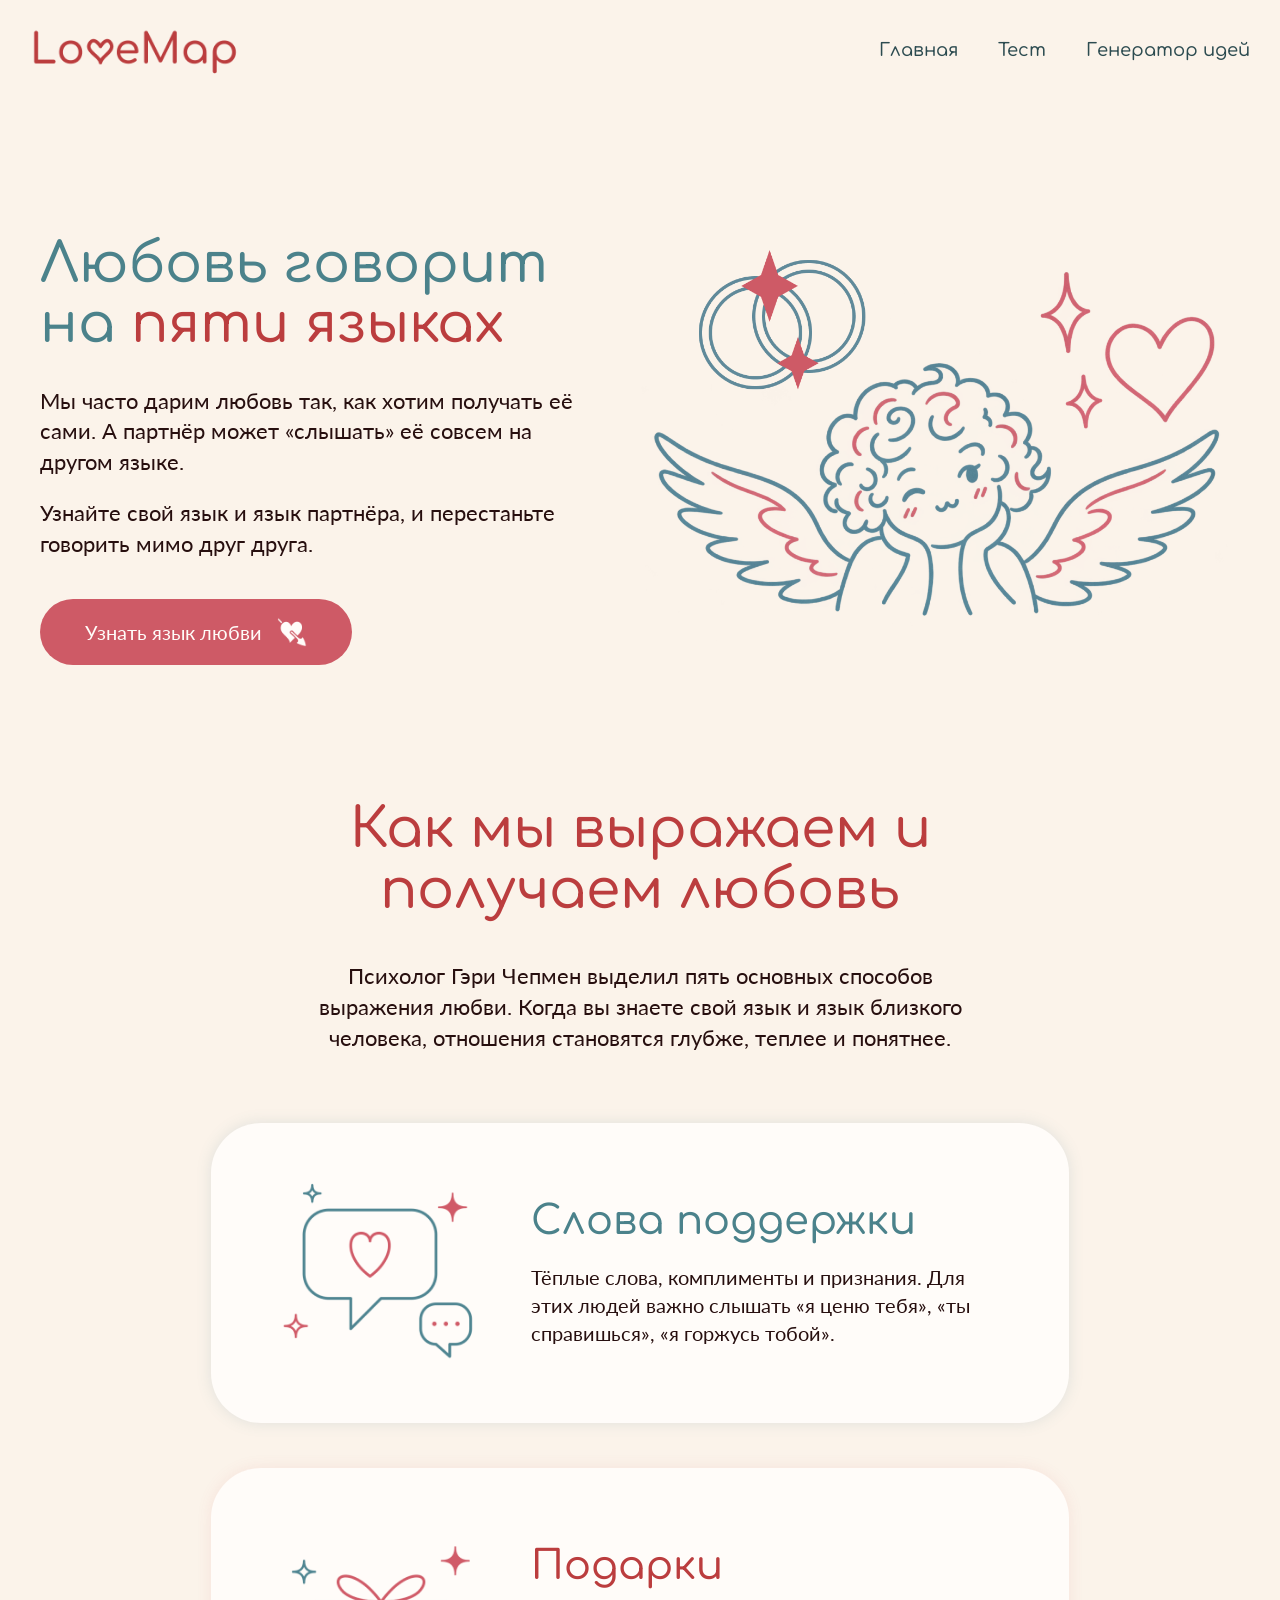
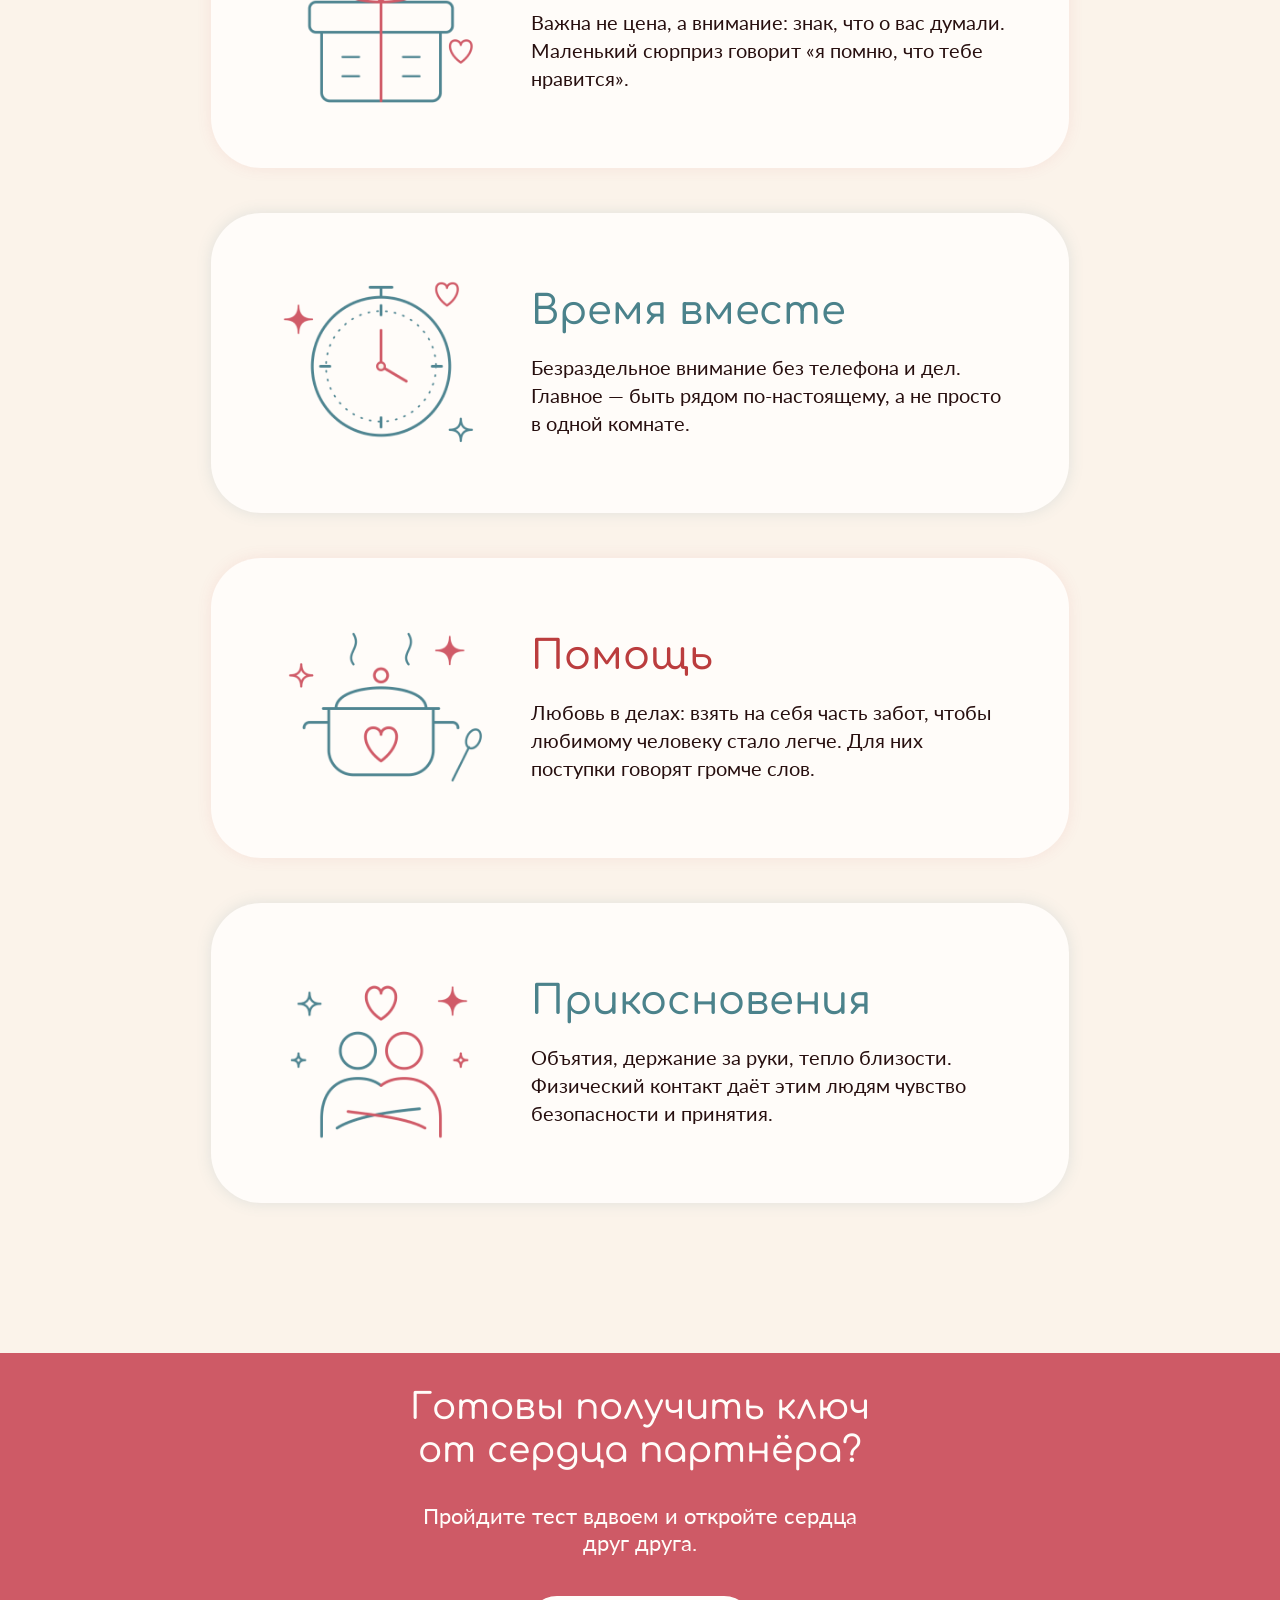
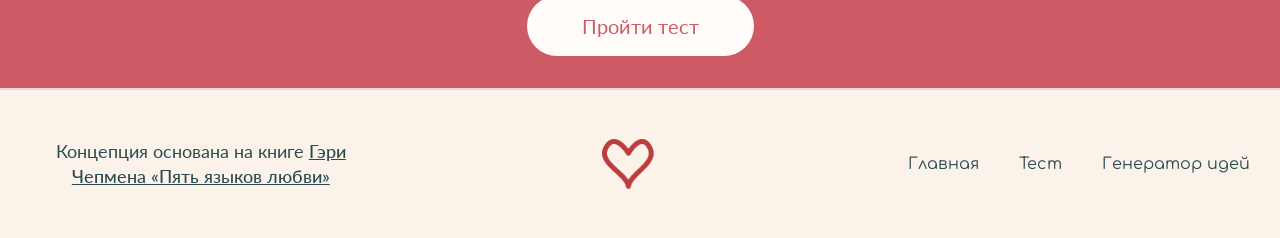
<file: index.html>
<!DOCTYPE html>
<html lang="ru">
<head>
    <meta charset="UTF-8">
    <meta name="viewport" content="width=device-width, initial-scale=1.0">
    <link rel="stylesheet" href="css/style.css">
    <link rel="preconnect" href="https://fonts.googleapis.com">
    <link rel="preconnect" href="https://fonts.gstatic.com" crossorigin>
    <link href="https://fonts.googleapis.com/css2?family=Comfortaa:wght@300..700&family=Lato:ital,wght@0,100;0,300;0,400;0,700;0,900;1,100;1,300;1,400;1,700;1,900&display=swap" rel="stylesheet">
    <title>LoveMap</title>
</head>
<body>
    <header>
        <img src="image/logo.png" alt="">
        <nav class="header">
            <a href="index.html">Главная</a>
            <a href="test.html">Тест</a>
            <a href="ideas.html">Генератор идей</a>
        </nav>
    </header>
    <main>
        <div class="banner">
            <div class="banner-info">
                <h1>Любовь говорит на <span>пяти языках</span></h1>
                <p>Мы часто дарим любовь так, как хотим получать её сами. А партнёр может «слышать» её совсем на другом языке.</p>
                <p>Узнайте свой язык и язык партнёра, и перестаньте говорить мимо друг друга.</p>
                <a href="test.html">
                    <p>Узнать язык любви</p>
                    <img src="image/heart-arrow.png" alt="">
                </a>
            </div>
            <img src="image/angel.png" alt="">
        </div>
        <div class="languages">
            <h1>Как мы выражаем и получаем любовь</h1>
            <p>Психолог Гэри Чепмен выделил пять основных способов выражения любви. Когда вы знаете свой язык и язык близкого человека, отношения становятся глубже, теплее и понятнее.</p>
            <div class="language-cards">
                <div class="language-card">
                    <div class="language-icon">
                        <img src="image/words.png" alt="">
                    </div>
                    <div class="language-info">
                        <h2>Слова поддержки</h2>
                        <span>Тёплые слова, комплименты и признания. Для этих людей важно слышать «я ценю тебя», «ты справишься», «я горжусь тобой».</span>
                    </div>
                </div>
                <div class="language-card">
                    <div class="language-icon">
                        <img src="image/gifts.png" alt="">
                    </div>
                    <div class="language-info">
                        <h2>Подарки</h2>
                        <span>Важна не цена, а внимание: знак, что о вас думали. Маленький сюрприз говорит «я помню, что тебе нравится».</span>
                    </div>
                </div>
                <div class="language-card">
                    <div class="language-icon">
                        <img src="image/time.png" alt="">
                    </div>
                    <div class="language-info">
                        <h2>Время вместе</h2>
                        <span>Безраздельное внимание без телефона и дел. Главное — быть рядом по-настоящему, а не просто в одной комнате.</span>
                    </div>
                </div>
                <div class="language-card">
                    <div class="language-icon">
                        <img src="image/help.png" alt="">
                    </div>
                    <div class="language-info">
                        <h2>Помощь</h2>
                        <span>Любовь в делах: взять на себя часть забот, чтобы любимому человеку стало легче. Для них поступки говорят громче слов.</span>
                    </div>
                </div>
                <div class="language-card">
                    <div class="language-icon">
                        <img src="image/touch.png" alt="">
                    </div>
                    <div class="language-info">
                        <h2>Прикосновения</h2>
                        <span>Объятия, держание за руки, тепло близости. Физический контакт даёт этим людям чувство безопасности и принятия.</span>
                    </div>
                </div>
            </div>
        </div>
        <div class="ready">
            <h1>Готовы получить ключ от сердца партнёра?</h1>
            <p>Пройдите тест вдвоем и откройте сердца друг друга.</p>
            <a href="test.html">Пройти тест</a>
        </div>
    </main>
    <footer>
        <p>Концепция основана на книге <a href="https://ru.wikipedia.org/wiki/%D0%9F%D1%8F%D1%82%D1%8C_%D1%8F%D0%B7%D1%8B%D0%BA%D0%BE%D0%B2_%D0%BB%D1%8E%D0%B1%D0%B2%D0%B8?ysclid=mvf1kuogx0970214893">Гэри Чепмена «Пять языков любви»</a></p>
        <img src="image/heart.png" alt="">
        <nav class="footer">
            <a href="index.html">Главная</a>
            <a href="test.html">Тест</a>
            <a href="ideas.html">Генератор идей</a>
        </nav>
    </footer>
</body>
</html>
</file>
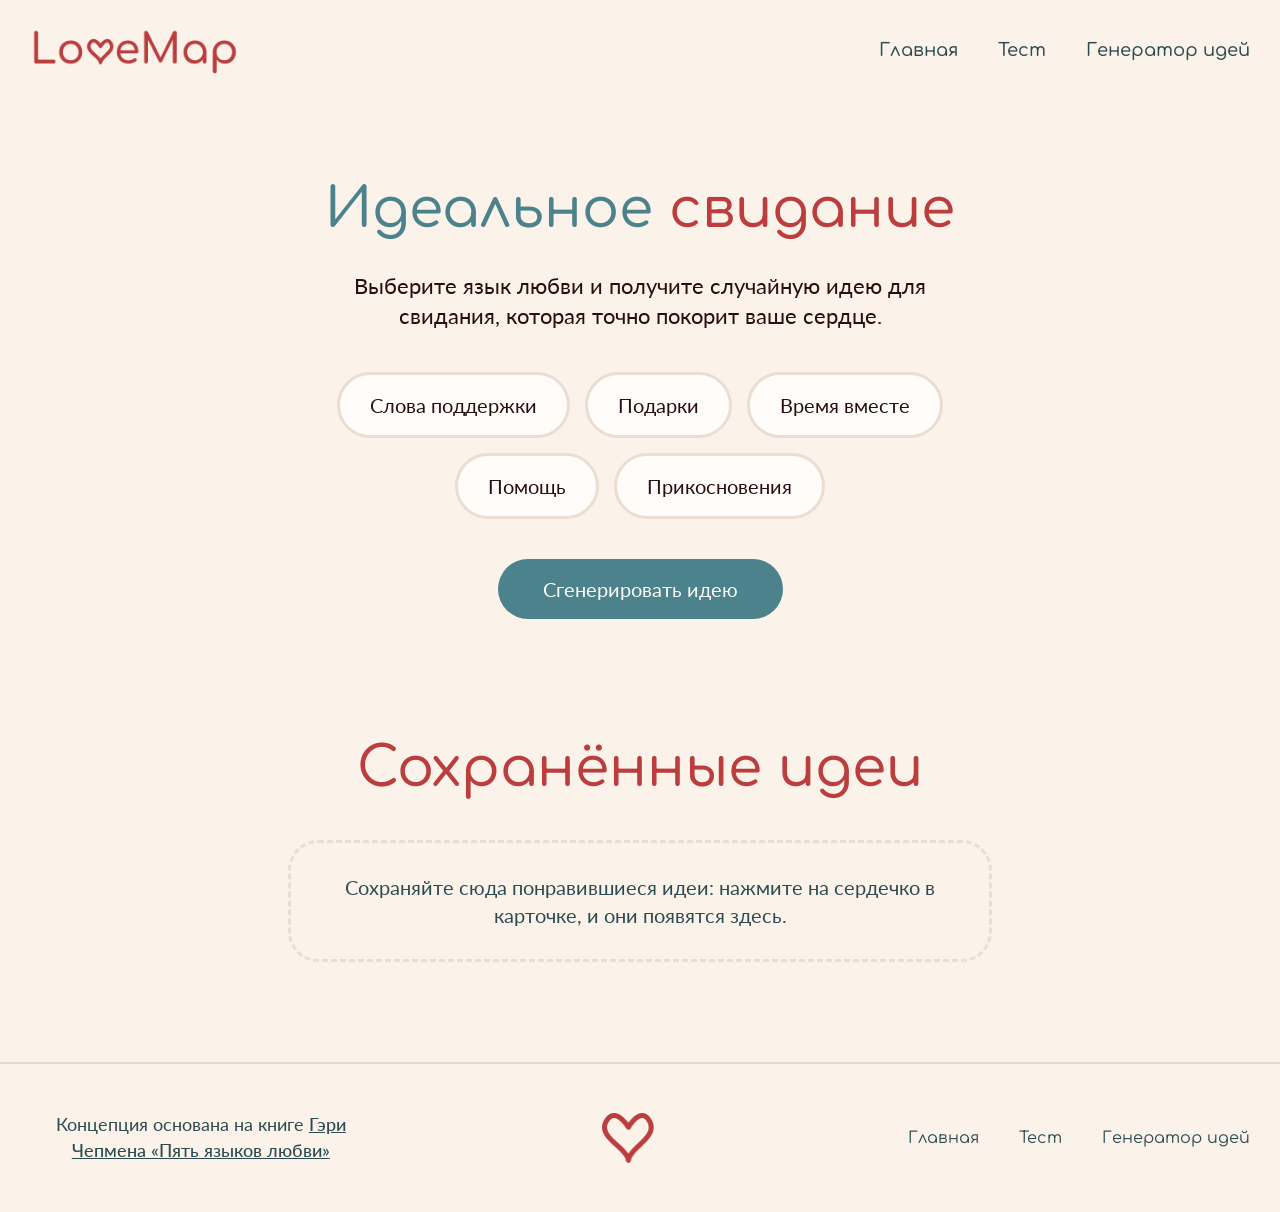
<file: ideas.html>
<!DOCTYPE html>
<html lang="ru">
<head>
    <meta charset="UTF-8">
    <meta name="viewport" content="width=device-width, initial-scale=1.0">
    <link rel="stylesheet" href="css/style.css">
    <link rel="preconnect" href="https://fonts.googleapis.com">
    <link rel="preconnect" href="https://fonts.gstatic.com" crossorigin>
    <link href="https://fonts.googleapis.com/css2?family=Comfortaa:wght@300..700&family=Lato:ital,wght@0,100;0,300;0,400;0,700;0,900;1,100;1,300;1,400;1,700;1,900&display=swap" rel="stylesheet">
    <script src="js/ideas.js" defer></script>
    <title>Генератор идей</title>
</head>
<body>
    <header>
        <img src="image/logo.png" alt="">
        <nav class="header">
            <a href="index.html">Главная</a>
            <a href="test.html">Тест</a>
            <a href="ideas.html">Генератор идей</a>
        </nav>
    </header>
    <main>
        <div class="ideas-start">
            <h1>Идеальное <span>свидание</span></h1>
            <p>Выберите язык любви и получите случайную идею для свидания, которая точно покорит ваше сердце.</p>
            <div class="language-options">
                <button class="language-option" type="button" data-lang="words">Слова поддержки</button>
                <button class="language-option" type="button" data-lang="gifts">Подарки</button>
                <button class="language-option" type="button" data-lang="time">Время вместе</button>
                <button class="language-option" type="button" data-lang="help">Помощь</button>
                <button class="language-option" type="button" data-lang="touch">Прикосновения</button>
            </div>
            <p class="hint hidden">Сначала выберите язык любви</p>
            <button class="generate-button" type="button">Сгенерировать идею</button>
        </div>
        <div class="idea hidden">
            <div class="idea-card">
                <p class="idea-text"></p>
                <button class="save-button" type="button" aria-label="Сохранить идею" aria-pressed="false">
                    <img class="heart-outline" src="image/heart.png" alt="">
                    <img class="heart-filled" src="image/heart-filled.png" alt="">
                </button>
            </div>
        </div>
        <div class="saved">
            <h2>Сохранённые идеи</h2>
            <div class="saved-cards"></div>
        </div>
    </main>
    <footer>
        <p>Концепция основана на книге <a href="https://ru.wikipedia.org/wiki/%D0%9F%D1%8F%D1%82%D1%8C_%D1%8F%D0%B7%D1%8B%D0%BA%D0%BE%D0%B2_%D0%BB%D1%8E%D0%B1%D0%B2%D0%B8?ysclid=mvf1kuogx0970214893">Гэри Чепмена «Пять языков любви»</a></p>
        <img src="image/heart.png" alt="">
        <nav class="footer">
            <a href="index.html">Главная</a>
            <a href="test.html">Тест</a>
            <a href="ideas.html">Генератор идей</a>
        </nav>
    </footer>
</body>
</html>
</file>
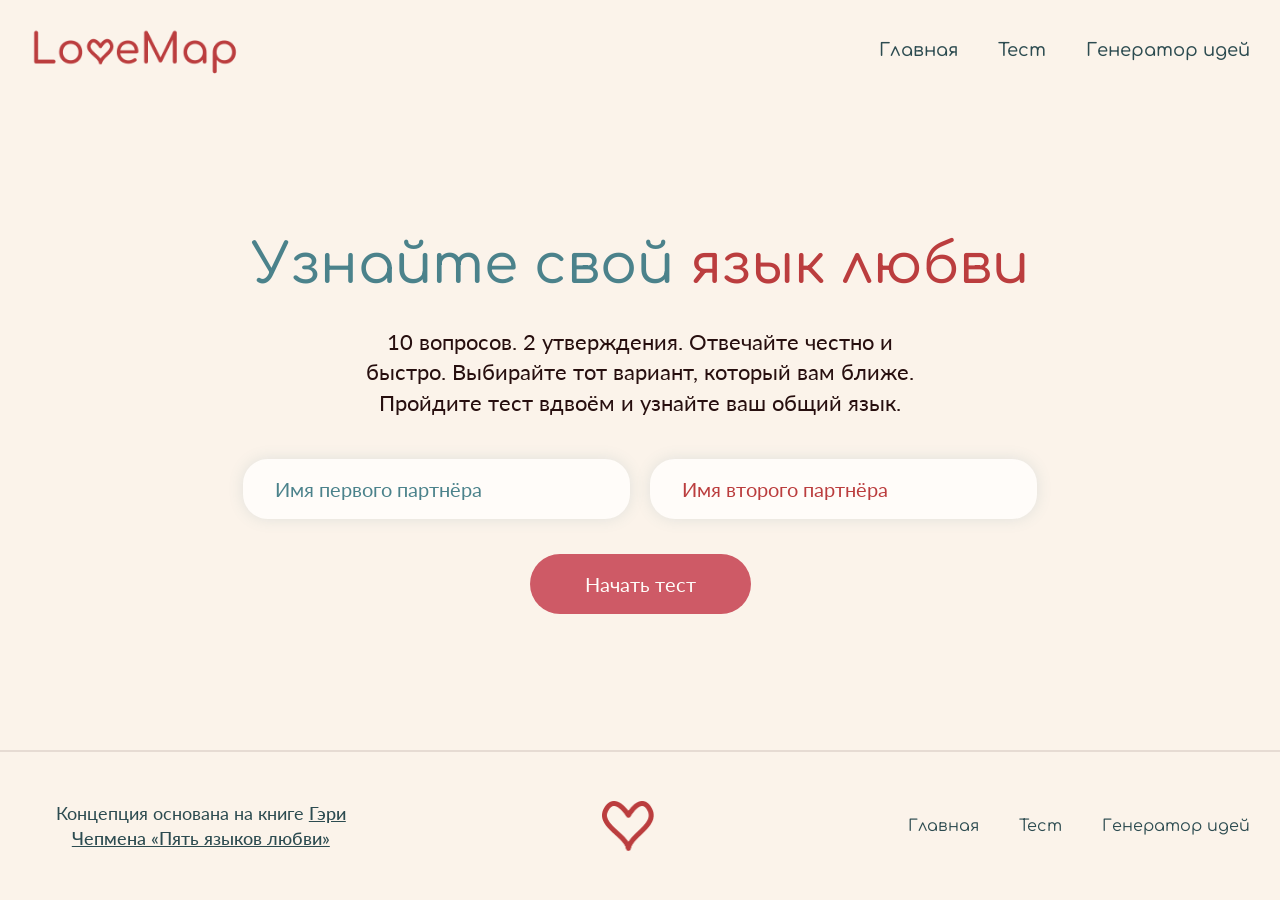
<file: test.html>
<!DOCTYPE html>
<html lang="ru">
<head>
    <meta charset="UTF-8">
    <meta name="viewport" content="width=device-width, initial-scale=1.0">
    <link rel="stylesheet" href="css/style.css">
    <link rel="preconnect" href="https://fonts.googleapis.com">
    <link rel="preconnect" href="https://fonts.gstatic.com" crossorigin>
    <link href="https://fonts.googleapis.com/css2?family=Comfortaa:wght@300..700&family=Lato:ital,wght@0,100;0,300;0,400;0,700;0,900;1,100;1,300;1,400;1,700;1,900&display=swap" rel="stylesheet">
    <script src="js/script.js" defer></script>
    <title>Тест</title>
</head>
<body>
    <header>
        <img src="image/logo.png" alt="">
        <nav class="header">
            <a href="index.html">Главная</a>
            <a href="test.html">Тест</a>
            <a href="ideas.html">Генератор идей</a>
        </nav>
    </header>
    <main>
        <div class="test-start">
            <h1>Узнайте свой <span>язык любви</span></h1>
            <p>10 вопросов. 2 утверждения. Отвечайте честно и быстро. Выбирайте тот вариант, который вам ближе. Пройдите тест вдвоём и узнайте ваш общий язык.</p>
            <div class="test-form">
                <div class="names">
                    <input class="name-first" type="text" maxlength="30" placeholder="Имя первого партнёра">
                    <input class="name-second" type="text" maxlength="30" placeholder="Имя второго партнёра">
                </div>
                <button class="start-button" type="button">Начать тест</button>
            </div>
        </div>
        <div class="quiz hidden">
            <div class="quiz-card">
                <div class="quiz-top">
                    <p class="quiz-count">Вопрос 1 из 10</p>
                    <p class="quiz-player">Отвечает первый партнёр</p>
                </div>
                <h2>Что для вас ближе?</h2>
                <div class="options">
                    <button class="option option-first" type="button">Мне приятно, когда партнёр говорит, как сильно меня ценит.</button>
                    <button class="option option-second" type="button">Мне приятно получать неожиданные подарки без всякого повода.</button>
                </div>
                <div class="quiz-nav">
                    <button class="back-button" type="button">Назад</button>
                    <button class="next-button" type="button">Далее</button>
                </div>
            </div>
        </div>
        <div class="handoff hidden">
            <div class="handoff-card">
                <h2>Передайте тест <span>второму партнёру</span></h2>
                <p>Ответы первого партнёра записаны и спрятаны. Передайте устройство второму партнёру, теперь его очередь.</p>
                <button class="handoff-button" type="button">Начать тест</button>
            </div>
        </div>
        <div class="results hidden">
            <h1>Результаты <span>теста</span></h1>
            <div class="result-cards">
                <div class="result-card">
                    <h2 class="result-name-first">Имя 1</h2>
                    <p class="result-language">Ваш язык любви - <span class="language-first">Слова поддержки</span></p>
                    <p class="result-text">Любовь для вас звучит вслух. Искренние слова благодарности, поддержки и нежности дают вам ощущение, что вас ценят и понимают.</p>
                    <a class="result-button result-button-first" href="ideas.html">Как это применить?</a>
                </div>
                <div class="result-card">
                    <h2 class="result-name-second">Имя 2</h2>
                    <p class="result-language">Ваш язык любви - <span class="language-second">Прикосновения</span></p>
                    <p class="result-text">Любовь для вас ощущается телом. Объятия, держание за руки и тепло рядом дают вам чувство безопасности и близости.</p>
                    <a class="result-button result-button-second" href="ideas.html">Как это применить?</a>
                </div>
            </div>
            <div class="common-card">
                <h2>Ваш общий язык - <span>Прикосновения</span></h2>
                <p>Вы оба понимаете любовь через тепло рук и близость. Для вас обоих главные признания в любви — объятия, нежные касания и тихие моменты, когда вы просто рядом.</p>
                <a href="ideas.html">
                    <p>Устроить идеальное свидание</p>
                    <img src="image/heart-arrow.png" alt="">
                </a>
            </div>
            <button class="restart-button" type="button">Пройти заново</button>
        </div>
    </main>
    <footer>
        <p>Концепция основана на книге <a href="https://ru.wikipedia.org/wiki/%D0%9F%D1%8F%D1%82%D1%8C_%D1%8F%D0%B7%D1%8B%D0%BA%D0%BE%D0%B2_%D0%BB%D1%8E%D0%B1%D0%B2%D0%B8?ysclid=mvf1kuogx0970214893">Гэри Чепмена «Пять языков любви»</a></p>
        <img src="image/heart.png" alt="">
        <nav class="footer">
            <a href="index.html">Главная</a>
            <a href="test.html">Тест</a>
            <a href="ideas.html">Генератор идей</a>
        </nav>
    </footer>
</body>
</html>
</file>
<file: css/style.css>
html {
  scroll-behavior: smooth;
}
body{
    margin:0;
    padding:0;
    background-color: #FBF3EA;
    font-family: "Lato", sans-serif;
    min-height: 100vh;
    display: flex;
    flex-direction: column;
}
header{
    height: 100px;
    background-color: #FBF3EA;
    display: flex;
    align-items: center;
    justify-content: space-between;
    padding: 0px 30px;
}
header > img{
    height: 60px;
}
.header{
    width: 35%;
    display: flex;
    gap: 40px;
    justify-content: flex-end;
    align-items: center;
}
.header > a{
    text-decoration: none;
    color: #2C4B50;
    font-family: "Comfortaa", sans-serif;
    font-size: 18px;
    font-weight: 500;
    transition: all 0.3s ease;
}
.header > a:hover{
    color: #BB3D3E;
    transform: scale(1.05);
    text-decoration: underline;
    cursor: pointer;
}
main{
    display: flex;
    justify-content: center;
    align-items: center;
    flex-direction: column;
    flex: 1;
    gap: 50px;
}
.banner{
    width: 100%;
    height: 600px;
    display: flex;
    justify-content: space-between;
    align-items: center;
    padding: 0px 40px;
    box-sizing: border-box;
    margin-top: 50px;
}
.banner-info{
    width: 45%;
    display: flex;
    flex-direction: column;
    align-items: flex-start;
}
.banner-info > h1{
    font-family: "Comfortaa", sans-serif;
    font-size: 55px;
    font-weight: 500;
    line-height: 1.1;
    color: #4B828B;
    margin: 0 0 30px 0;
}
.banner-info > h1 > span{
    color: #BB3D3E;
}
.banner-info > p{
    font-size: 22px;
    line-height: 1.4;
    color: #270F0F;
    margin: 0 0 20px 0;
}
.banner-info > a{
    background-color: #CE5A66;
    color: #FFFCF9;
    border-radius: 50px;
    display: flex;
    align-items: center;
    gap: 15px;
    padding: 18px 45px;
    margin-top: 20px;
    text-decoration: none;
    transition: all 0.3s ease;
}
.banner-info > a > p{
    font-family: "Lato", sans-serif;
    font-size: 20px;
    margin: 0;
}
.banner-info > a > img{
    height: 30px;
}
.banner-info > a:hover{
    background-color: #B84A56;
    transform: scale(1.05);
    cursor: pointer;
}
.banner > img{
    width: 50%;
}
.languages{
    width: 100%;
    display: flex;
    flex-direction: column;
    align-items: center;
    padding-bottom: 100px;
}
.languages > h1{
    width: 50%;
    font-family: "Comfortaa", sans-serif;
    font-size: 55px;
    font-weight: 500;
    line-height: 1.1;
    color: #BB3D3E;
    text-align: center;
    margin: 0 0 40px 0;
}
.languages > p{
    width: 52%;
    font-size: 22px;
    line-height: 1.4;
    color: #270F0F;
    text-align: center;
    margin: 0 0 70px 0;
}
.language-cards{
    width: 67%;
    display: flex;
    flex-direction: column;
    gap: 45px;
}
.language-card{
    height: 300px;
    background-color: #FFFCF9;
    border-radius: 50px;
    box-shadow: 0 0 15px #4b828b26;
    padding: 0px 60px;
    display: flex;
    align-items: center;
    gap: 40px;
    transition: all 0.3s ease;
}
.language-card:hover{
    transform: scale(1.02);
    box-shadow: 0 0 25px #4b828b4d;
    cursor: pointer;
}
.language-card:nth-child(even){
    box-shadow: 0 0 15px #CE5A661A;
}
.language-card:nth-child(even):hover{
    box-shadow: 0 0 25px #CE5A664D;
}
.language-icon{
    width: 30%;
    height: 80%;
    display: flex;
    justify-content: center;
    align-items: center;
}
.language-icon > img{
    width: 100%;
    height: 100%;
    object-fit: contain;
}
.language-info{
    width: 65%;
    display: flex;
    flex-direction: column;
    gap: 20px;
}
.language-info > h2{
    font-family: "Comfortaa", sans-serif;
    font-size: 40px;
    font-weight: 500;
    color: #4B828B;
    margin: 0;
}
.language-card:nth-child(even) .language-info > h2{
    color: #BB3D3E;
}
.language-info > span{
    font-size: 20px;
    line-height: 1.4;
    color: #270F0F;
}
.ready{
    width: 100%;
    height: 335px;
    background-color: #CE5A66;
    display: flex;
    flex-direction: column;
    justify-content: center;
    align-items: center;
}
.ready > h1{
    width: 40%;
    font-family: "Comfortaa", sans-serif;
    font-size: 36px;
    font-weight: 500;
    line-height: 1.2;
    color: #FFFCF9;
    text-align: center;
    margin: 0 0 30px 0;
}
.ready > p{
    width: 35%;
    font-size: 22px;
    color: #FFFCF9;
    text-align: center;
    margin: 0 0 40px 0;
}
.ready > a{
    background-color: #FFFCF9;
    color: #CE5A66;
    font-family: "Lato", sans-serif;
    font-size: 20px;
    border-radius: 50px;
    padding: 18px 55px;
    text-decoration: none;
    transition: all 0.3s ease;
}
.ready > a:hover{
    background-color: #FBF3EA;
    transform: scale(1.05);
    cursor: pointer;
}
footer{
    height: 150px;
    background-color: #FBF3EA;
    display: flex;
    align-items: center;
    justify-content: space-between;
    padding: 0px 30px;
    border-top: 2px solid #270F0F1A;
    box-sizing: border-box;
}
footer > p{
    width: 28%;
    font-size: 18px;
    line-height: 1.4;
    color: #2C4B50;
    text-align: center;
    margin: 0;
}
footer > p > a{
    color: #2C4B50;
    text-decoration: underline;
    transition: all 0.3s ease;
    font-weight: 500;
}
footer > p > a:hover{
    color: #BB3D3E;
}
footer > img{
    height: 50px;
}
.footer{
    width: 30%;
    display: flex;
    gap: 40px;
    justify-content: flex-end;
    align-items: center;
}
.footer > a{
    text-decoration: none;
    color: #2C4B50;
    font-family: "Comfortaa", sans-serif;
    font-size: 16px;
    transition: all 0.3s ease;
}
.footer > a:hover{
    color: #BB3D3E;
    transform: scale(1.05);
    text-decoration: underline;
    cursor: pointer;
}
.test-start{
    width: 100%;
    margin: 80px 0;
    display: flex;
    flex-direction: column;
    align-items: center;
}
.test-start > h1{
    font-family: "Comfortaa", sans-serif;
    font-size: 55px;
    font-weight: 500;
    line-height: 1.1;
    color: #4B828B;
    text-align: center;
    margin: 0 0 30px 0;
}
.test-start > h1 > span{
    color: #BB3D3E;
}
.test-start > p{
    width: 45%;
    font-size: 22px;
    line-height: 1.4;
    color: #270F0F;
    text-align: center;
    margin: 0 0 40px 0;
}
.test-form{
    width: 100%;
    display: flex;
    flex-direction: column;
    align-items: center;
}
.names{
    width: 62%;
    display: flex;
    gap: 20px;
}
.names > input{
    width: 50%;
    height: 60px;
    background-color: #FFFCF9;
    border: 2px solid #FFFCF9;
    border-radius: 25px;
    box-shadow: 0 0 15px #4b828b26;
    padding: 0px 30px;
    box-sizing: border-box;
    font-family: "Lato", sans-serif;
    font-size: 20px;
    color: #270F0F;
    transition: all 0.3s ease;
}
.names > input:focus{
    outline: none;
}
.name-first::placeholder{
    color: #4B828B;
}
.name-first:focus{
    border-color: #4B828B;
}
.name-second{
    box-shadow: 0 0 15px #CE5A661A;
}
.name-second::placeholder{
    color: #BB3D3E;
}
.name-second:focus{
    border-color: #CE5A66;
}
.start-button,
.handoff-button{
    background-color: #CE5A66;
    color: #FFFCF9;
    border: none;
    border-radius: 50px;
    font-family: "Lato", sans-serif;
    font-size: 20px;
    padding: 18px 55px;
    margin-top: 35px;
    transition: all 0.3s ease;
}
.start-button:hover,
.handoff-button:hover{
    background-color: #B84A56;
    transform: scale(1.05);
    cursor: pointer;
}
.quiz{
    width: 100%;
    display: flex;
    justify-content: center;
    margin-top: 50px;
    padding-bottom: 80px;
}
.quiz-card{
    width: 67%;
    background-color: #FFFCF9;
    border-radius: 50px;
    box-shadow: 0 0 15px #4b828b26;
    padding: 45px 60px 35px;
    box-sizing: border-box;
    display: flex;
    flex-direction: column;
    gap: 25px;
}
.quiz-top{
    display: flex;
    justify-content: space-between;
    align-items: center;
}
.quiz-top > p{
    font-size: 20px;
    color: #270F0F;
    margin: 0;
}
.quiz-card > h2{
    font-family: "Comfortaa", sans-serif;
    font-size: 36px;
    font-weight: 500;
    color: #4B828B;
    margin: 20px 0 0 0;
}
.options{
    display: flex;
    gap: 25px;
}
.option{
    width: 50%;
    height: 145px;
    border: none;
    border-radius: 25px;
    padding: 0px 40px;
    box-sizing: border-box;
    font-family: "Lato", sans-serif;
    font-size: 22px;
    line-height: 1.3;
    color: #FFFCF9;
    text-align: center;
    transition: all 0.3s ease;
}
.option:hover{
    transform: scale(1.03);
    cursor: pointer;
}
.option-first{
    background-color: #4B828B;
}
.option-second{
    background-color: #CE5A66;
}
.option-first.chosen{
    box-shadow: 0 0 0 4px #FFFCF9, 0 0 0 7px #4B828B;
}
.option-second.chosen{
    box-shadow: 0 0 0 4px #FFFCF9, 0 0 0 7px #CE5A66;
}
.quiz-nav{
    display: flex;
    justify-content: space-between;
    align-items: center;
}
.back-button,
.next-button,
.restart-button{
    background-color: transparent;
    border-radius: 50px;
    font-family: "Lato", sans-serif;
    font-size: 20px;
    padding: 10px 30px;
    transition: all 0.3s ease;
}
.back-button,
.restart-button{
    border: 2px solid #4B828B;
    color: #4B828B;
}
.back-button:hover,
.restart-button:hover{
    background-color: #4B828B;
    color: #FFFCF9;
    transform: scale(1.05);
    cursor: pointer;
}
.next-button{
    border: 2px solid #CE5A66;
    color: #CE5A66;
}
.next-button:hover{
    background-color: #CE5A66;
    color: #FFFCF9;
    transform: scale(1.05);
    cursor: pointer;
}
.back-button:disabled,
.next-button:disabled{
    opacity: 0.4;
    transform: none;
    background-color: transparent;
    cursor: not-allowed;
}
.back-button:disabled{
    color: #4B828B;
}
.next-button:disabled{
    color: #CE5A66;
}
.handoff{
    width: 100%;
    display: flex;
    justify-content: center;
    margin-top: 50px;
    padding-bottom: 80px;
}
.handoff-card{
    width: 50%;
    background-color: #FFFCF9;
    border-radius: 50px;
    box-shadow: 0 0 15px #CE5A661A;
    padding: 50px 40px;
    box-sizing: border-box;
    display: flex;
    flex-direction: column;
    align-items: center;
}
.handoff-card > h2{
    font-family: "Comfortaa", sans-serif;
    font-size: 36px;
    font-weight: 500;
    line-height: 1.2;
    color: #4B828B;
    text-align: center;
    margin: 0 0 20px 0;
}
.handoff-card > h2 > span{
    color: #BB3D3E;
}
.handoff-card > p{
    font-size: 22px;
    line-height: 1.4;
    color: #270F0F;
    text-align: center;
    margin: 0;
}
.results{
    width: 100%;
    display: flex;
    flex-direction: column;
    align-items: center;
    gap: 25px;
    margin-top: 50px;
    padding-bottom: 80px;
}
.results > h1{
    font-family: "Comfortaa", sans-serif;
    font-size: 55px;
    font-weight: 500;
    line-height: 1.1;
    color: #4B828B;
    text-align: center;
    margin: 0 0 15px 0;
}
.results > h1 > span{
    color: #BB3D3E;
}
.result-cards{
    width: 90%;
    display: flex;
    gap: 25px;
}
.result-card{
    width: 50%;
    background-color: #FFFCF9;
    border-radius: 50px;
    box-shadow: 0 0 15px #4b828b26;
    padding: 30px;
    box-sizing: border-box;
    display: flex;
    flex-direction: column;
    align-items: flex-start;
    gap: 15px;
}
.result-card:nth-child(even){
    box-shadow: 0 0 15px #CE5A661A;
}
.result-card > h2{
    font-family: "Comfortaa", sans-serif;
    font-size: 40px;
    font-weight: 500;
    margin: 0;
}
.result-name-first{
    color: #4B828B;
}
.result-name-second{
    color: #BB3D3E;
}
.result-language{
    font-family: "Comfortaa", sans-serif;
    font-size: 22px;
    color: #270F0F;
    margin: 0;
}
.language-first{
    color: #4B828B;
}
.language-second{
    color: #BB3D3E;
}
.result-text{
    flex-grow: 1;
    font-size: 20px;
    line-height: 1.4;
    color: #270F0F;
    margin: 0;
}
.result-button{
    color: #FFFCF9;
    font-family: "Lato", sans-serif;
    font-size: 20px;
    border-radius: 50px;
    padding: 15px 30px;
    text-decoration: none;
    transition: all 0.3s ease;
}
.result-button-first{
    background-color: #4B828B;
}
.result-button-first:hover{
    background-color: #3D6C74;
    transform: scale(1.05);
    cursor: pointer;
}
.result-button-second{
    background-color: #CE5A66;
}
.result-button-second:hover{
    background-color: #B84A56;
    transform: scale(1.05);
    cursor: pointer;
}
.common-card{
    width: 90%;
    background-color: #FFFCF9;
    border-radius: 50px;
    box-shadow: 0 0 15px #4b828b26;
    padding: 30px 40px;
    box-sizing: border-box;
    display: flex;
    flex-direction: column;
    align-items: center;
    gap: 15px;
}
.common-card > h2{
    font-family: "Comfortaa", sans-serif;
    font-size: 40px;
    font-weight: 500;
    color: #4B828B;
    text-align: center;
    margin: 0;
}
.common-card > h2 > span{
    color: #BB3D3E;
}
.common-card > p{
    width: 90%;
    font-size: 20px;
    line-height: 1.4;
    color: #270F0F;
    text-align: center;
    margin: 0;
}
.common-card > a{
    background-color: #CE5A66;
    color: #FFFCF9;
    border-radius: 50px;
    display: flex;
    align-items: center;
    gap: 15px;
    padding: 18px 45px;
    text-decoration: none;
    transition: all 0.3s ease;
}
.common-card > a > p{
    font-family: "Lato", sans-serif;
    font-size: 20px;
    margin: 0;
}
.common-card > a > img{
    height: 30px;
}
.common-card > a:hover{
    background-color: #B84A56;
    transform: scale(1.05);
    cursor: pointer;
}
.text-part{
    display: block;
}
.text-part + .text-part{
    margin-top: 12px;
}
.hidden{
    display: none;
}
.common-card{
    width: 90%;
    background-color: #FFFCF9;
    border-radius: 50px;
    box-shadow: 0 0 15px #4b828b26;
    padding: 30px 40px;
    box-sizing: border-box;
    display: flex;
    flex-direction: column;
    align-items: center;
    gap: 15px;
}
.common-card > h2{
    font-family: "Comfortaa", sans-serif;
    font-size: 40px;
    font-weight: 500;
    color: #4B828B;
    text-align: center;
    margin: 0;
}
.common-card > h2 > span{
    color: #BB3D3E;
}
.common-card > p{
    width: 90%;
    font-size: 20px;
    line-height: 1.4;
    color: #270F0F;
    text-align: center;
    margin: 0;
}
.common-card > a{
    background-color: #CE5A66;
    color: #FFFCF9;
    border-radius: 50px;
    display: flex;
    align-items: center;
    gap: 15px;
    padding: 18px 45px;
    text-decoration: none;
    transition: all 0.3s ease;
}
.common-card > a > p{
    font-family: "Lato", sans-serif;
    font-size: 20px;
    margin: 0;
}
.common-card > a > img{
    height: 30px;
}
.common-card > a:hover{
    background-color: #B84A56;
    transform: scale(1.05);
    cursor: pointer;
}
.text-part{
    display: block;
}
.text-part + .text-part{
    margin-top: 12px;
}
.hidden{
    display: none;
}
.ideas-start{
    width: 100%;
    margin: 80px 0 0;
    display: flex;
    flex-direction: column;
    align-items: center;
}
.ideas-start > h1{
    font-family: "Comfortaa", sans-serif;
    font-size: 55px;
    font-weight: 500;
    line-height: 1.1;
    color: #4B828B;
    text-align: center;
    margin: 0 0 30px 0;
}
.ideas-start > h1 > span{
    color: #BB3D3E;
}
.ideas-start > p{
    width: 45%;
    font-size: 22px;
    line-height: 1.4;
    color: #270F0F;
    text-align: center;
    margin: 0 0 40px 0;
}
.language-options{
    width: 55%;
    display: flex;
    flex-wrap: wrap;
    justify-content: center;
    gap: 15px;
}
.language-option{
    background-color: #FFFCF9;
    border: 3px solid #EBDDD2;
    border-radius: 50px;
    color: #270F0F;
    font-family: "Lato", sans-serif;
    font-size: 20px;
    padding: 18px 30px;
    transition: all 0.3s ease;
}
.language-option:hover{
    border-color: #4B828B;
    transform: scale(1.05);
    cursor: pointer;
}
.language-option.chosen{
    border-color: #4B828B;
    color: #2C4B50;
    box-shadow: 0 0 0 4px #FBF3EA, 0 0 0 7px #4B828B;
}
.language-option:focus-visible,
.generate-button:focus-visible,
.save-button:focus-visible,
.delete-button:focus-visible{
    outline: 3px solid #CE5A66;
    outline-offset: 4px;
}
.ideas-start > .hint{
    width: auto;
    font-size: 18px;
    color: #BB3D3E;
    margin: 25px 0 -15px 0;
}
.generate-button{
    background-color: #4B828B;
    color: #FFFCF9;
    border: none;
    border-radius: 50px;
    font-family: "Lato", sans-serif;
    font-size: 20px;
    padding: 18px 45px;
    margin-top: 40px;
    transition: all 0.3s ease;
}
.generate-button:hover{
    background-color: #3D6C74;
    transform: scale(1.05);
    cursor: pointer;
}
.idea{
    width: 100%;
    display: flex;
    justify-content: center;
    margin-top: 40px;
}
.idea-card{
    width: 55%;
    min-width: 320px;
    background-color: #FFFCF9;
    border-radius: 30px;
    box-shadow: 0 0 15px #4b828b26;
    padding: 30px;
    box-sizing: border-box;
    display: flex;
    align-items: center;
    justify-content: space-between;
    gap: 10px;
}
.idea-card.fresh{
    animation: card-in 0.4s ease;
}
@keyframes card-in{
    from{ opacity: 0; transform: translateY(12px); }
    to{ opacity: 1; transform: translateY(0); }
}
.idea-text,
.saved-text{
    font-size: 20px;
    line-height: 1.3;
    color: #270F0F;
    margin: 0;
}
.save-button,
.delete-button{
    flex-shrink: 0;
    width: 45px;
    height: 45px;
    background: none;
    border: none;
    padding: 0;
    display: grid;
    place-items: center;
    transition: transform 0.3s ease;
}
.save-button:hover,
.delete-button:hover{
    transform: scale(1.05);
    cursor: pointer;
}
.save-button > img{
    grid-area: 1 / 1;
    width: 42px;
    height: auto;
    transition: opacity 0.3s ease, transform 0.35s ease;
}
.save-button .heart-filled{
    opacity: 0;
    transform: scale(0.4);
}
.save-button.is-saved .heart-outline{
    opacity: 0;
    transform: scale(1.3);
}
.save-button.is-saved .heart-filled{
    opacity: 1;
    transform: scale(1);
    animation: heart-pop 0.45s ease;
}
@keyframes heart-pop{
    0%{ transform: scale(0.4); }
    60%{ transform: scale(1.3); }
    100%{ transform: scale(1); }
}
.delete-button > img{
    width: 45px;
    height: 45px;
}
.saved{
    width: 100%;
    display: flex;
    flex-direction: column;
    align-items: center;
    margin-top: 70px;
    padding-bottom: 100px;
}
.saved > h2{
    font-family: "Comfortaa", sans-serif;
    font-size: 55px;
    font-weight: 500;
    line-height: 1.1;
    color: #BB3D3E;
    text-align: center;
    margin: 0 0 40px 0;
}
.saved-cards{
    width: 55%;
    min-width: 320px;
    display: flex;
    flex-direction: column;
    gap: 25px;
}
.saved-card{
    background-color: #FFFCF9;
    border-radius: 30px;
    box-shadow: 0 0 15px #CE5A661A;
    padding: 30px;
    box-sizing: border-box;
    display: flex;
    align-items: center;
    justify-content: space-between;
    gap: 10px;
    transition: opacity 0.3s ease, transform 0.3s ease;
}
.saved-card.new{
    animation: card-in 0.4s ease;
}
.saved-card.removing{
    opacity: 0;
    transform: scale(0.95);
}
.saved-empty{
    font-size: 20px;
    line-height: 1.4;
    color: #2C4B50;
    text-align: center;
    margin: 0;
    padding: 30px;
    border: 3px dashed #EBDDD2;
    border-radius: 30px;
}
.idea.hidden,
.ideas-start > .hint.hidden{
    display: none;
}
</file>
